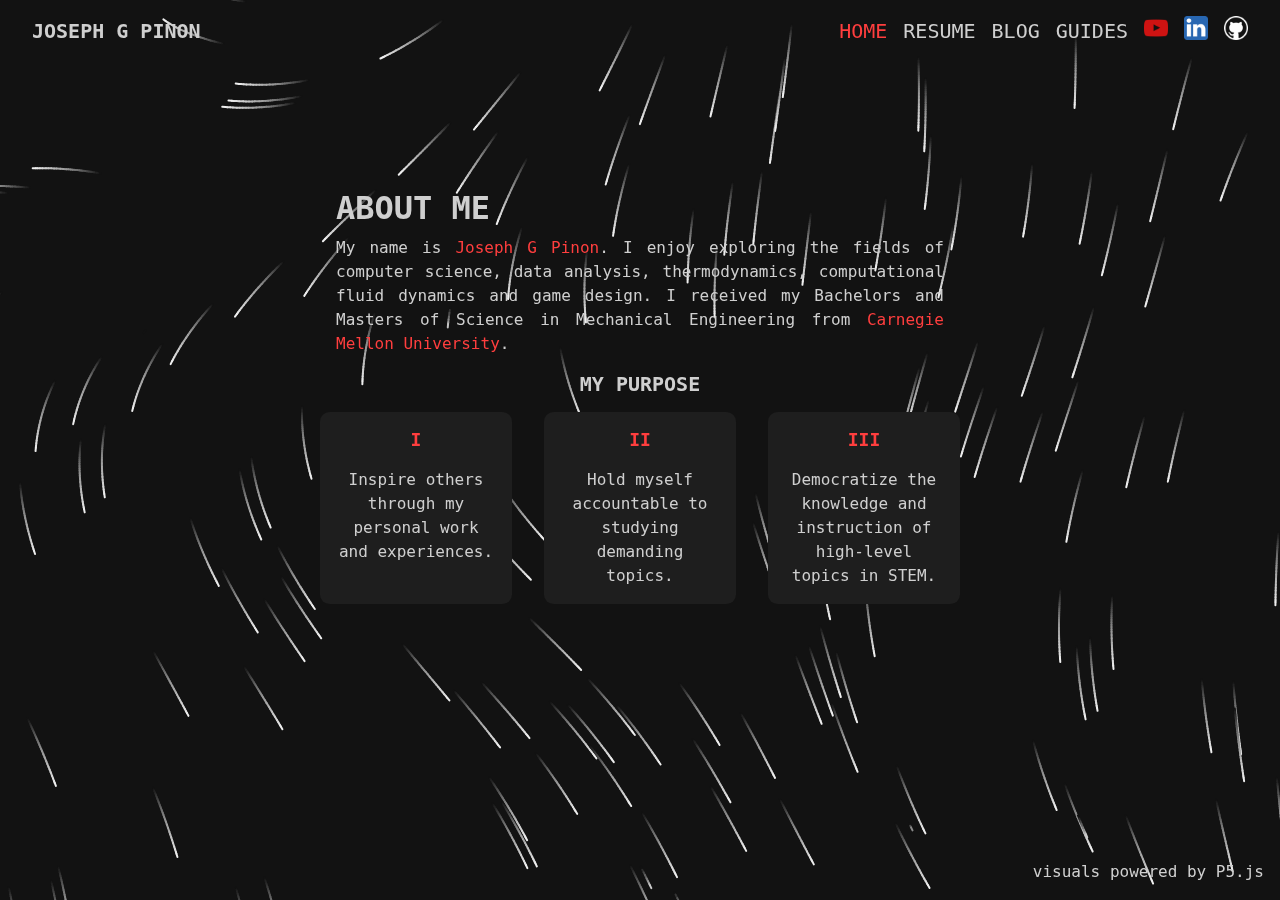
<file: index.html>
<!DOCTYPE html>
<html lang="en">
<head>
    <meta charset="UTF-8">
    <meta name="viewport" content="width=device-width, initial-scale=1.0">
    <title>Joseph G Pinon</title>
    <link rel="stylesheet" href="style.css">
    <script src="libraries/p5.min.js"></script>
    <script src="libraries/p5.sound.min.js"></script>
</head>
<body>
    <Header> 
        <div class ="header-name">
            <a class = "nav-link" href = "index.html">JOSEPH G PINON</a>
        </div>
        <nav> 
            <ul class = "nav-header">
                <li><a class = "nav-link active" href = "index.html">HOME</a></li>
                <li><a class = "nav-link" href = "media/resume.pdf" target="_blank">RESUME</a></li>
                <li><a class = "nav-link" href = "blog/blog.html">BLOG</a></li>
                <li><a class = "nav-link" href = "guides/guides.html" >GUIDES</a></li>
            </ul>     
            <ul class = "icon-header">
                <li><a class = "nav-link" href = "index.html"><img class = "icon" src = "media/youtube.png"></a></li>
                <li><a class = "nav-link" href = "https://www.linkedin.com/in/joseph-pi%C3%B1on-65b6961a6/" target="_blank"><img class = "icon" src = "media/linkedIn.png"></a></li>
                <li><a class = "nav-link" href = "https://github.com/joseph-pinon" target="_blank"><img class = "icon" src = "media/github.png"></a></li>
            </ul>
        </nav>
    </Header>
    <div id = "home-canvas-container"></div>
    <main class = "home">
        <section>
            <h1>ABOUT ME</h1> 
            <div class = "home-about">
                <p>My name is <mark>Joseph G Pinon</mark>. I enjoy exploring the fields of computer science, data analysis, thermodynamics, computational fluid dynamics and game design. I received my Bachelors and Masters of Science in Mechanical Engineering from <mark>Carnegie Mellon University</mark>.</p> 
            </div>   
        </section>
        <section>
            <h2 class = "home-purpose">MY PURPOSE</h2> 
            <ol class = "home-purpose-container">
                <li class = "home-purpose-container-item">
                    <a>
                        <h3><mark>I</mark></h3>
                        <p>Inspire others through my personal work and experiences.</p>
                    </a>
                </li>
                <li class = "home-purpose-container-item">
                    <a>
                        <h3><mark>II</mark></h3>
                        <p>Hold myself accountable to studying demanding topics.</p>
                    </a>
                </li>
                <li class = "home-purpose-container-item">
                    <a>
                        <h3><mark>III</mark></h3>
                        <p>Democratize the knowledge and instruction of high-level topics in STEM.</p>
                    </a>
                </li>     
            </ol>
        </section> 
        <footer class = "home-footer">
            <p>visuals powered by P5.js</p>
        </footer>  
    <main>
    <script src="sketch.js"></script>
</body>
</html>
</file>
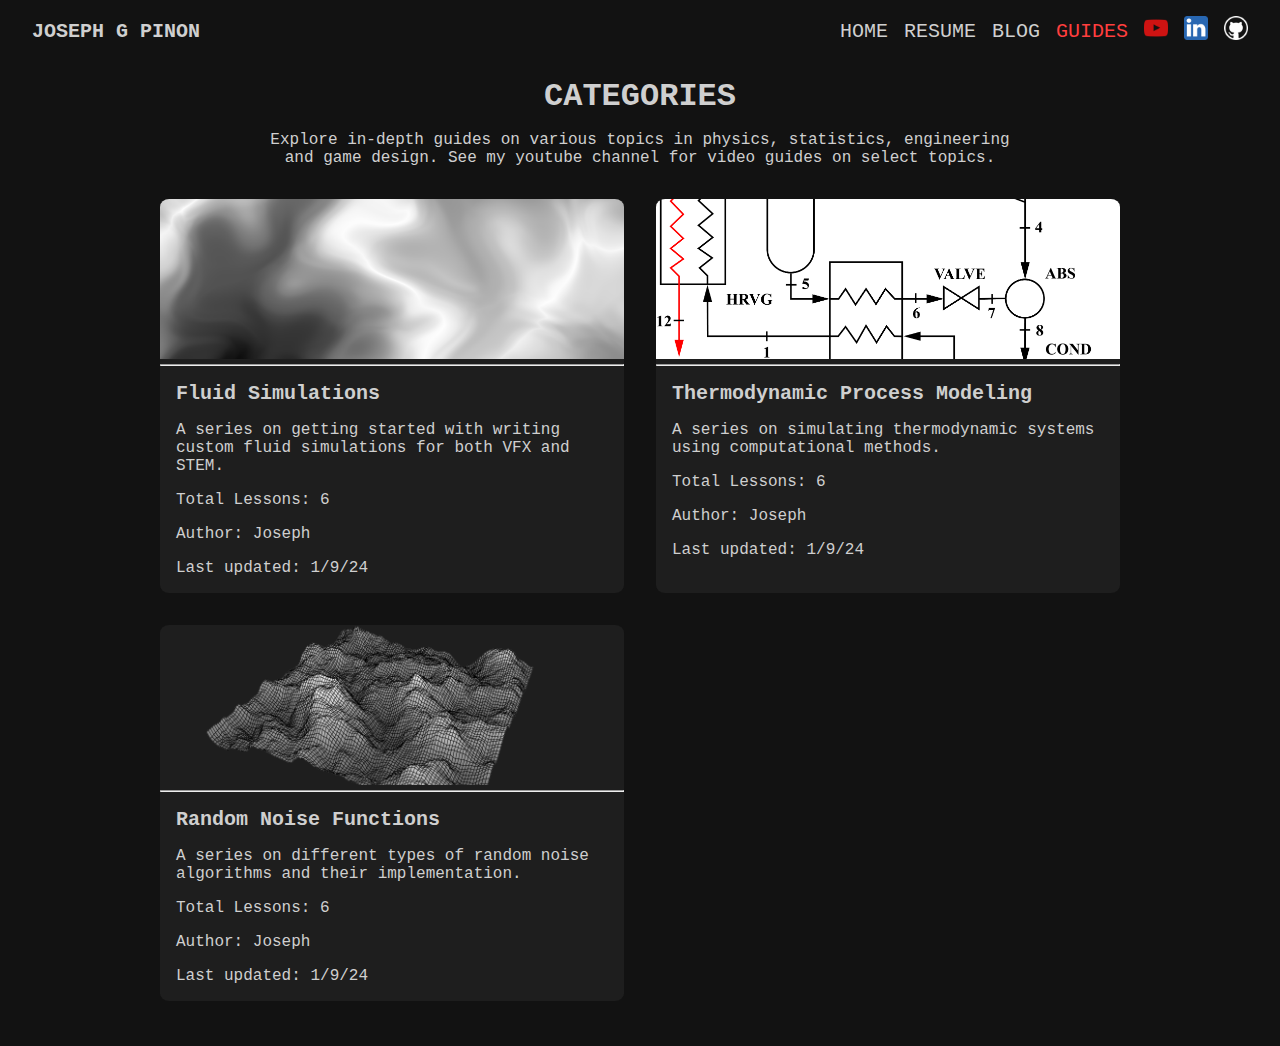
<file: guides/guides.html>
<!DOCTYPE html>
<html lang="en">
<head>
    <meta charset="UTF-8">
    <meta name="viewport" content="width=device-width, initial-scale=1.0">
    <link rel="stylesheet" href="../style.css">
    <title>Joseph G Pinon - Guides</title>
</head>
<body>
    <Header> 
        <div class ="header-name">
            <a class = "nav-link" href = "../index.html">JOSEPH G PINON</a>
        </div>
        <nav> 
            <ul class = "nav-header">
                <li><a class = "nav-link" href = "../index.html">HOME</a></li>
                <li><a class = "nav-link" href = "../media/resume.pdf" target="_blank">RESUME</a></li>
                <li><a class = "nav-link" href = "../blog/blog.html">BLOG</a></li>
                <li><a class = "nav-link active" href = "guides/guides.html" >GUIDES</a></li>
            </ul>     
            <ul class = "icon-header">
                <li><a class = "nav-link" href = "../index.html"><img class = "icon" src = "../media/youtube.png"></a></li>
                <li><a class = "nav-link" href = "https://www.linkedin.com/in/joseph-pi%C3%B1on-65b6961a6/" target="_blank"><img class = "icon" src = "../media/linkedIn.png"></a></li>
                <li><a class = "nav-link" href = "https://github.com/joseph-pinon" target="_blank"><img class = "icon" src = "../media/github.png"></a></li>
            </ul>
        </nav>
    </Header>
    <section>
        <h1 class = "page-header">CATEGORIES</h1>
        <p class = "page-description">
            Explore in-depth guides on various topics in physics, statistics, engineering and game design. See my youtube channel for video guides on select topics.
        </p>
        <div class = "guides-container"> 
            <a class = "guides-group" href= "fluidSimulation/fluidsimulation.html">
                <img class = "guide-icon" src = "../media/flow.png">
                <hr>

                <h2>Fluid Simulations</h2>
                <p>
                    A series on getting started with writing custom fluid simulations for both VFX and STEM.
                </p>  
                <p>
                    Total Lessons: 6 
                </p> 
                <p>
                    Author: Joseph
                </p>  
                <p>
                    Last updated: 1/9/24
                </p>
            </a> 
                 
            <a class = "guides-group">
                <img class = "guide-icon" src = "../media/cycle.png">
                <hr>
                <h2>Thermodynamic Process Modeling</h2>
                <p>
                    A series on simulating thermodynamic systems using computational methods.
                </p>  
                <p>
                    Total Lessons: 6 
                </p> 
                <p>
                    Author: Joseph
                </p>  
                <p>
                    Last updated: 1/9/24
                </p>
 
            </a>
            <a class = "guides-group">
                <img class = "guide-icon" src = "../media/terrain.png">
                <hr>
                <h2>Random Noise Functions</h2>
                <p>
                    A series on different types of random noise algorithms and their implementation.
                </p>  
                <p>
                    Total Lessons: 6 
                </p> 
                <p>
                    Author: Joseph
                </p>  
                <p>
                    Last updated: 1/9/24
                </p>
        
            </a>
        </div>
    </section>

</body>
</html>
</file>
<file: style.css>
:root{
    --text-color: rgb(207, 207, 207);
    --background-color-main:  rgb(18, 18, 18);
    --background-color-secondary: rgb(30, 30, 30);
    --accent-color: rgb(255, 62, 62);
}

* {
    padding : 0px;
    margin : 0px;
    box-sizing: border-box;
}

body{
    background-color: var(--background-color-main);
    font-family: monospace, sans-serif;  
}

/*Core elements*/
h1{
    font-size: 2rem;
    margin: 1rem;
    color: var(--text-color);
}

h2{
    font-size: 1.25rem;
    margin: 1rem;
    color: var(--text-color)
}

h3{
    font-size: 1.125rem;
    margin: 1rem;
    color: var(--text-color)
}

p{
    font-size: 1rem;
    font-weight:lighter;
    margin: 1rem;
    color: var(--text-color);
}

hr{
   color:var(--text-color);
   margin-bottom: 1rem;
}

mark{
    background-color: transparent;
    color: var(--accent-color);
}

header{
    background-color: transparent;
    padding: 1rem 2rem 1rem 2rem;   
    display: flex;
    row-gap: 0.5rem;
    flex-wrap: wrap;
    align-items: center;
    user-select: none;
}

.header-guide{
    background-color: transparent;
    padding: 1rem 2rem 1rem 2rem;   
    display: flex;
    row-gap: 0.5rem;
    flex-wrap: wrap;
    justify-content: center;
    align-items: center;
    text-align: center;
    user-select: none;
    list-style: none;
}

nav{
    position:static;
    display: flex;
    flex-shrink: 1;
    flex-grow: 0;
    row-gap: 0.5rem;
    column-gap: 1rem;
    flex-wrap: wrap;
    flex-direction: row; 
}

.nav-guide{
    display: block;
}

a{
    text-decoration: none;
    cursor: pointer;
}

.carrot{
    padding: 1rem;
    font-size: 1.25rem;
    color: var(--text-color);
}

.header-name{
    position:static;
    font-weight: Bolder;
    padding-right: 2rem;
    flex-shrink: 0;
    flex-grow: 1;
}

.nav-link{
    font-size: 1.25rem;
    text-decoration: none;
    color: var(--text-color);
}

.nav-link:hover{
    color: var(--accent-color);
}

.nav-header{
    display:flex;
    gap: 1rem;
    list-style-type: none;
    align-items: center;
}

.icon-header{
    display:flex;
    gap: 1rem;
    list-style-type: none;
    align-items: center;
}

.icon{
    height: 1.5rem;
    width: 1.5rem;
}

.active{
    color:var(--accent-color)
}

/* Home Styles */
.home{
    width: clamp(20rem, 50%, 70ch);
    margin: auto;
    margin-top: 15vh;
    line-height: 1.5rem;
    text-align: justify;
    user-select: none;
}

.home-purpose-container{ 
    display: flex;
    flex-wrap: wrap;
    gap: 2rem;
    list-style: none;
}

.home-purpose-container-item{
    cursor: pointer;
    border-radius: 5%;
    background-color: var(--background-color-secondary);
    flex-grow: 1;
    flex-basis: 10rem;
    text-align: center;
    transition: 0.333s;
}

.home-purpose-container-item:hover{
    scale: 1.05;
    transition: 0.33s;
}

.home-purpose{
    text-align: center;
}

.home-canvas{
    position: absolute;
    top:0px;
    left:0px;
    width:100%
}
#home-canvas-container{
    width: 100%;
    height: 100%;
    position: absolute;
    top: 0px;
    left: 0px;
    z-index: -1;
    overflow: hidden;
}

.home-footer{
    position:absolute;
    right: 0px;
    bottom: 0px;
}

/* Guides Styles */
.guides-container{
    margin-top: 2rem;
    margin-left: auto;
    margin-right: auto;
    margin-bottom: 2rem;

    width: 75%;

    display: grid;
    gap: 2rem;
    grid-template-columns: repeat(auto-fit, minmax(min(20rem, 100%), auto));
}

.guides-group{
    border-radius: 2%;
    background-color: var(--background-color-secondary);
    overflow: hidden;
    transition: 0.3s;
}

.guides-group:hover{
    scale: 1.05;
    transition: 0.3s;
}

.guide-icon{
    width: 100%;
    height: 10rem;
    object-fit: cover;
}

.page-header{
    text-align: center;
}

.page-description{
    text-align: center;
    margin-left: auto;
    margin-right: auto;
    width: clamp(1rem, 75%, 80ch);
}

.lesson-description{
    margin-top: 0.5rem;
    margin-bottom: 0.5rem;
}

.guide{
    max-width: 90ch;
    min-width: auto;
    margin: auto;
    overflow: auto;
    background-color: var(--background-color-secondary);
}

.body-lesson{
    display: grid;
    height: 100vh;
    grid-template-columns: min-content auto;
    grid-template-rows:min-content auto;
    
}

.nav-lesson{
    display: block;
    grid-column-start: 1;
    grid-column-end: 3;
    justify-content: center;
    border-bottom: 1px solid var(--text-color);
}
aside{
    display: flex;
    flex-direction: column;
    color: var(--text-color);
}

.contents{
    margin: 1rem;
    padding-left: 1rem;
    padding-bottom: 1rem;
    padding-right: 2rem;
    background-color: var(--background-color-secondary);
    border-radius: 5px;
    display: block;
    list-style-type: upper-roman;
    list-style-position: inside;
}

.contents li{
    font-size: 1rem;
    position: relative;
}

.contents li a{
    position: absolute;
    left: 4rem;
}

.contents li:hover{
    color: var(--accent-color);
}

.main-guide{
    overflow: auto;
}

.code-header{
    position: relative;
    background-color: red;
}

.lessons-container{
    width: 90%;
    margin: auto;
    display: flex;
    flex-direction: column;
    gap: 0.5rem;
}
.lesson{
    background-color: var(--background-color-secondary);
    border-radius: 10px;
    transition: 0.3s;
}

.lesson:hover{
    transform: translate(1rem, 0px);
    transition: 0.3s;
}

/*Code Styling*/
pre code.hljs {
    display: block;
    overflow-x: auto;
    padding: 1rem;
    border-radius: 1%;
    width: 79ch;
    margin: auto;
    margin-top: 1rem;
    margin-bottom: 1rem;
}
.hljs {
    background: var(--background-color-main);
    color: var(--text-color);
}
.hljs-subst {
    color: #aaa
}
.hljs-section {
    color: #fff
}
.hljs-comment,
.hljs-quote,
.hljs-meta {
    color: #444
}
.hljs-string,
.hljs-symbol,
.hljs-bullet,
.hljs-regexp {
    color: #00cc66
}
.hljs-number,
.hljs-addition {
    color: #00cc66
}
.hljs-built_in,
.hljs-literal,
.hljs-type,
.hljs-template-variable,
.hljs-attribute,
.hljs-link {
    color: #32aaee
}
.hljs-keyword,
.hljs-selector-tag,
.hljs-name,
.hljs-selector-id,
.hljs-selector-class {
    color: var(--accent-color);
}
.hljs-title,
.hljs-deletion,
.hljs-template-tag {
    color: rgb(255, 255, 50);
}

.hljs-variable{
    color: blue;
}

.hljs-title.class_{
    color: rgb(255, 174, 0);
}

.hljs-section,
.hljs-doctag,
.hljs-strong {
    font-weight: bold
}
.hljs-emphasis {
    font-style: italic
}
</file>
